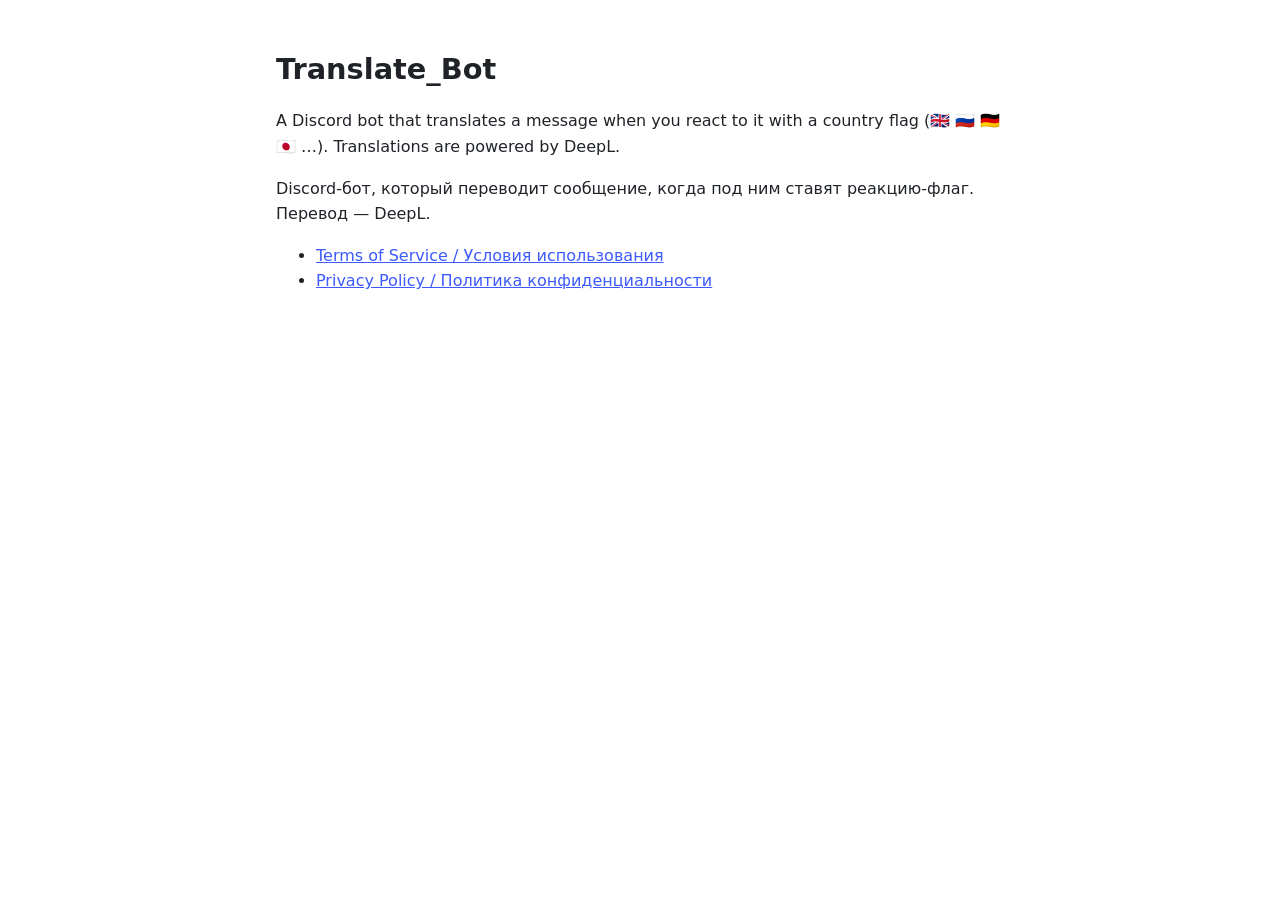
<file: index.html>
<!doctype html>
<html lang="en">
<head>
<meta charset="utf-8">
<meta name="viewport" content="width=device-width, initial-scale=1">
<title>Translate_Bot</title>
<link rel="stylesheet" href="style.css">
</head>
<body>
<main>
<h1>Translate_Bot</h1>
<p>A Discord bot that translates a message when you react to it with a country flag (🇬🇧 🇷🇺 🇩🇪 🇯🇵 …). Translations are powered by DeepL.</p>
<p>Discord-бот, который переводит сообщение, когда под ним ставят реакцию-флаг. Перевод — DeepL.</p>
<ul>
  <li><a href="terms.html">Terms of Service / Условия использования</a></li>
  <li><a href="privacy.html">Privacy Policy / Политика конфиденциальности</a></li>
</ul>
</main>
</body>
</html>
</file>
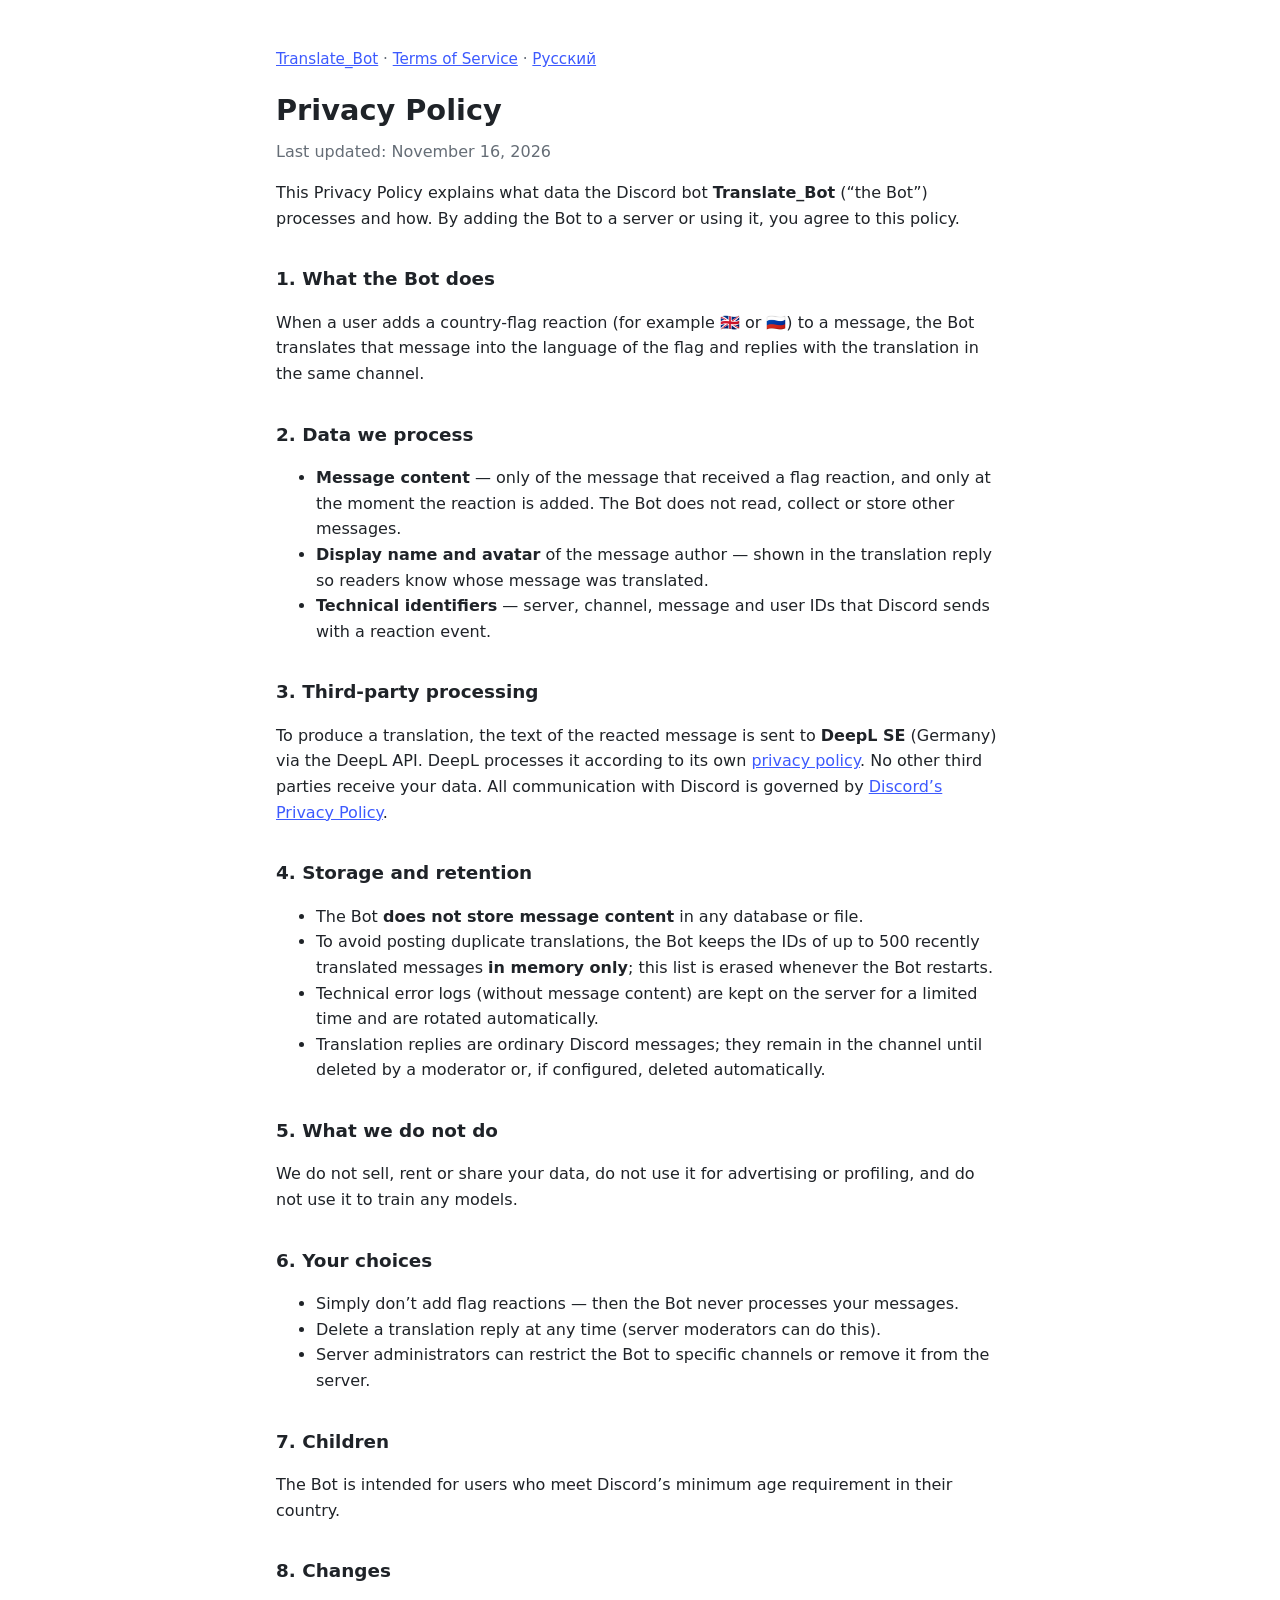
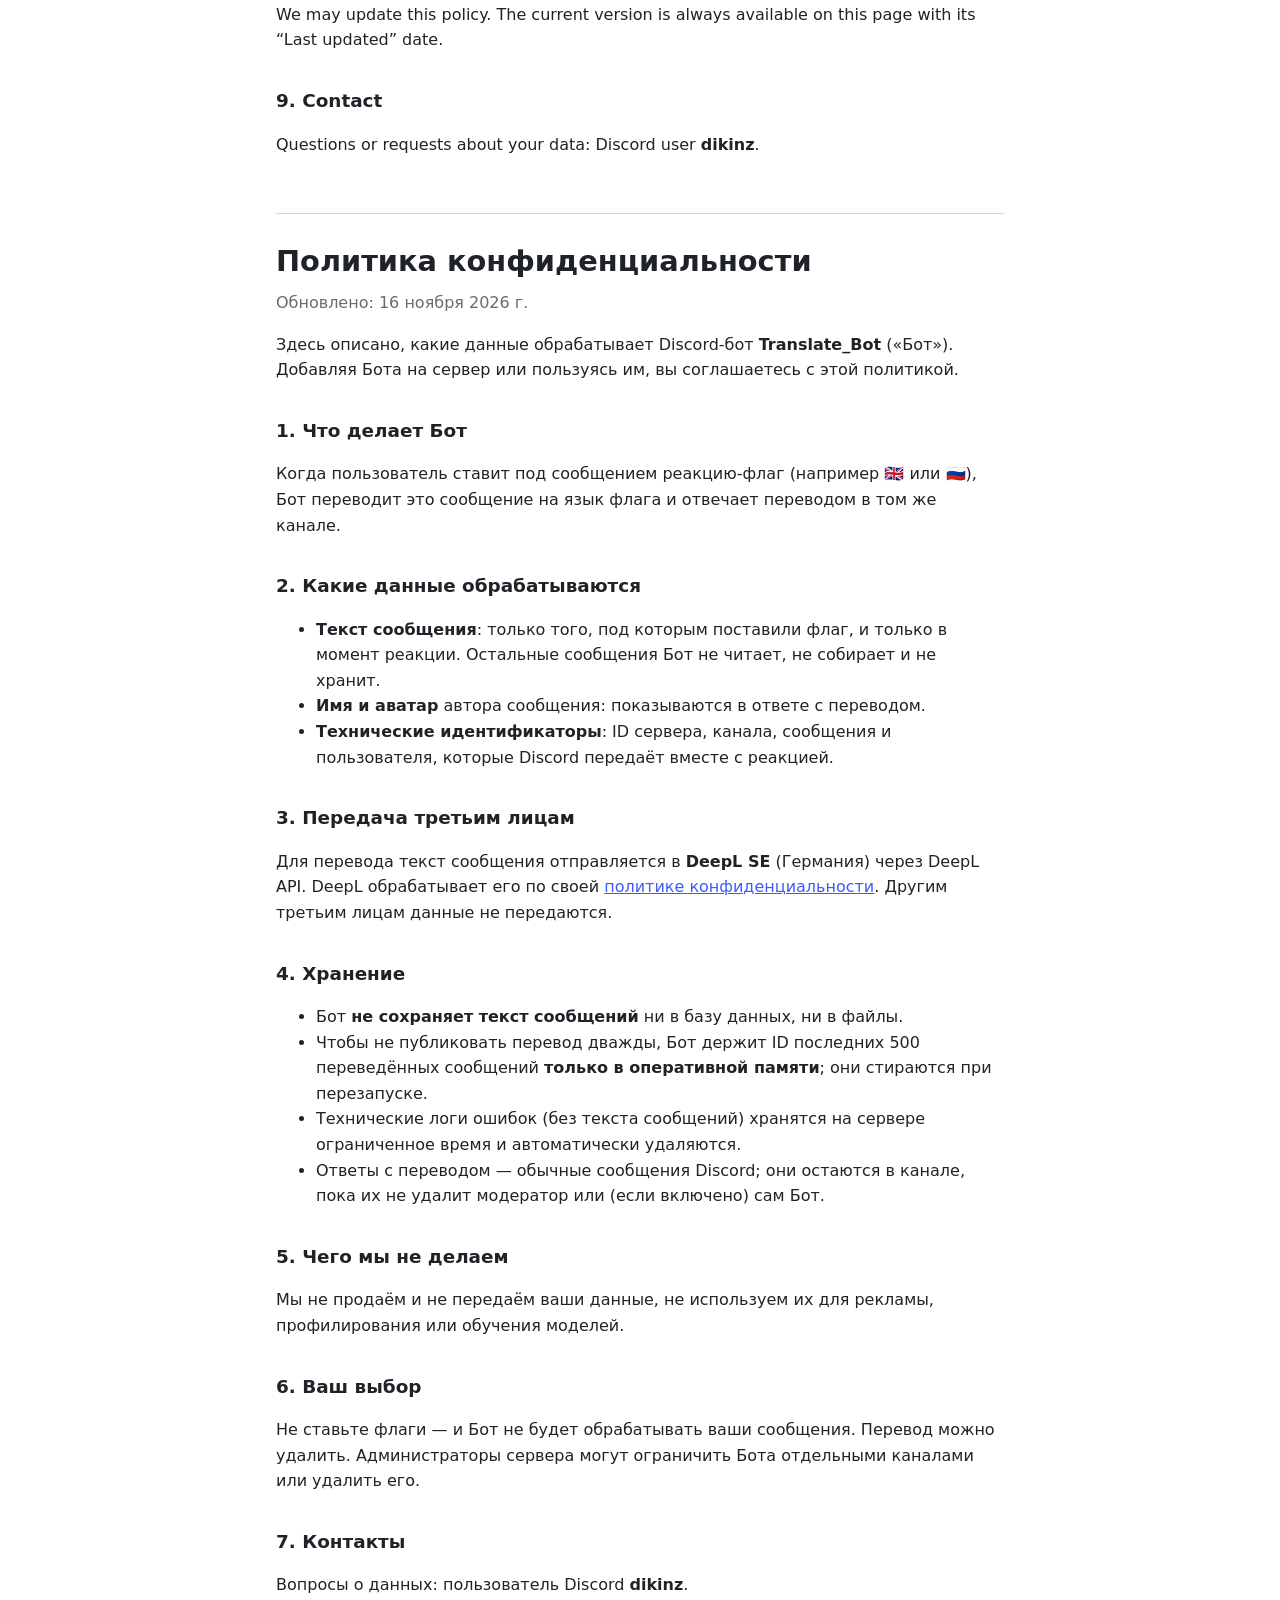
<file: privacy.html>
<!doctype html>
<html lang="en">
<head>
<meta charset="utf-8">
<meta name="viewport" content="width=device-width, initial-scale=1">
<title>Translate_Bot — Privacy Policy</title>
<link rel="stylesheet" href="style.css">
</head>
<body>
<main>
<p class="nav"><a href="index.html">Translate_Bot</a> · <a href="terms.html">Terms of Service</a> · <a href="#ru">Русский</a></p>

<h1>Privacy Policy</h1>
<p class="muted">Last updated: November 16, 2026</p>

<p>This Privacy Policy explains what data the Discord bot <strong>Translate_Bot</strong> (“the Bot”) processes and how. By adding the Bot to a server or using it, you agree to this policy.</p>

<h2>1. What the Bot does</h2>
<p>When a user adds a country-flag reaction (for example 🇬🇧 or 🇷🇺) to a message, the Bot translates that message into the language of the flag and replies with the translation in the same channel.</p>

<h2>2. Data we process</h2>
<ul>
  <li><strong>Message content</strong> — only of the message that received a flag reaction, and only at the moment the reaction is added. The Bot does not read, collect or store other messages.</li>
  <li><strong>Display name and avatar</strong> of the message author — shown in the translation reply so readers know whose message was translated.</li>
  <li><strong>Technical identifiers</strong> — server, channel, message and user IDs that Discord sends with a reaction event.</li>
</ul>

<h2>3. Third-party processing</h2>
<p>To produce a translation, the text of the reacted message is sent to <strong>DeepL SE</strong> (Germany) via the DeepL API. DeepL processes it according to its own <a href="https://www.deepl.com/privacy">privacy policy</a>. No other third parties receive your data. All communication with Discord is governed by <a href="https://discord.com/privacy">Discord’s Privacy Policy</a>.</p>

<h2>4. Storage and retention</h2>
<ul>
  <li>The Bot <strong>does not store message content</strong> in any database or file.</li>
  <li>To avoid posting duplicate translations, the Bot keeps the IDs of up to 500 recently translated messages <strong>in memory only</strong>; this list is erased whenever the Bot restarts.</li>
  <li>Technical error logs (without message content) are kept on the server for a limited time and are rotated automatically.</li>
  <li>Translation replies are ordinary Discord messages; they remain in the channel until deleted by a moderator or, if configured, deleted automatically.</li>
</ul>

<h2>5. What we do not do</h2>
<p>We do not sell, rent or share your data, do not use it for advertising or profiling, and do not use it to train any models.</p>

<h2>6. Your choices</h2>
<ul>
  <li>Simply don’t add flag reactions — then the Bot never processes your messages.</li>
  <li>Delete a translation reply at any time (server moderators can do this).</li>
  <li>Server administrators can restrict the Bot to specific channels or remove it from the server.</li>
</ul>

<h2>7. Children</h2>
<p>The Bot is intended for users who meet Discord’s minimum age requirement in their country.</p>

<h2>8. Changes</h2>
<p>We may update this policy. The current version is always available on this page with its “Last updated” date.</p>

<h2>9. Contact</h2>
<p>Questions or requests about your data: Discord user <strong>dikinz</strong>.</p>

<hr id="ru">

<h1>Политика конфиденциальности</h1>
<p class="muted">Обновлено: 16 ноября 2026 г.</p>

<p>Здесь описано, какие данные обрабатывает Discord-бот <strong>Translate_Bot</strong> («Бот»). Добавляя Бота на сервер или пользуясь им, вы соглашаетесь с этой политикой.</p>

<h2>1. Что делает Бот</h2>
<p>Когда пользователь ставит под сообщением реакцию-флаг (например 🇬🇧 или 🇷🇺), Бот переводит это сообщение на язык флага и отвечает переводом в том же канале.</p>

<h2>2. Какие данные обрабатываются</h2>
<ul>
  <li><strong>Текст сообщения</strong>: только того, под которым поставили флаг, и только в момент реакции. Остальные сообщения Бот не читает, не собирает и не хранит.</li>
  <li><strong>Имя и аватар</strong> автора сообщения: показываются в ответе с переводом.</li>
  <li><strong>Технические идентификаторы</strong>: ID сервера, канала, сообщения и пользователя, которые Discord передаёт вместе с реакцией.</li>
</ul>

<h2>3. Передача третьим лицам</h2>
<p>Для перевода текст сообщения отправляется в <strong>DeepL SE</strong> (Германия) через DeepL API. DeepL обрабатывает его по своей <a href="https://www.deepl.com/privacy">политике конфиденциальности</a>. Другим третьим лицам данные не передаются.</p>

<h2>4. Хранение</h2>
<ul>
  <li>Бот <strong>не сохраняет текст сообщений</strong> ни в базу данных, ни в файлы.</li>
  <li>Чтобы не публиковать перевод дважды, Бот держит ID последних 500 переведённых сообщений <strong>только в оперативной памяти</strong>; они стираются при перезапуске.</li>
  <li>Технические логи ошибок (без текста сообщений) хранятся на сервере ограниченное время и автоматически удаляются.</li>
  <li>Ответы с переводом — обычные сообщения Discord; они остаются в канале, пока их не удалит модератор или (если включено) сам Бот.</li>
</ul>

<h2>5. Чего мы не делаем</h2>
<p>Мы не продаём и не передаём ваши данные, не используем их для рекламы, профилирования или обучения моделей.</p>

<h2>6. Ваш выбор</h2>
<p>Не ставьте флаги — и Бот не будет обрабатывать ваши сообщения. Перевод можно удалить. Администраторы сервера могут ограничить Бота отдельными каналами или удалить его.</p>

<h2>7. Контакты</h2>
<p>Вопросы о данных: пользователь Discord <strong>dikinz</strong>.</p>
</main>
</body>
</html>
</file>
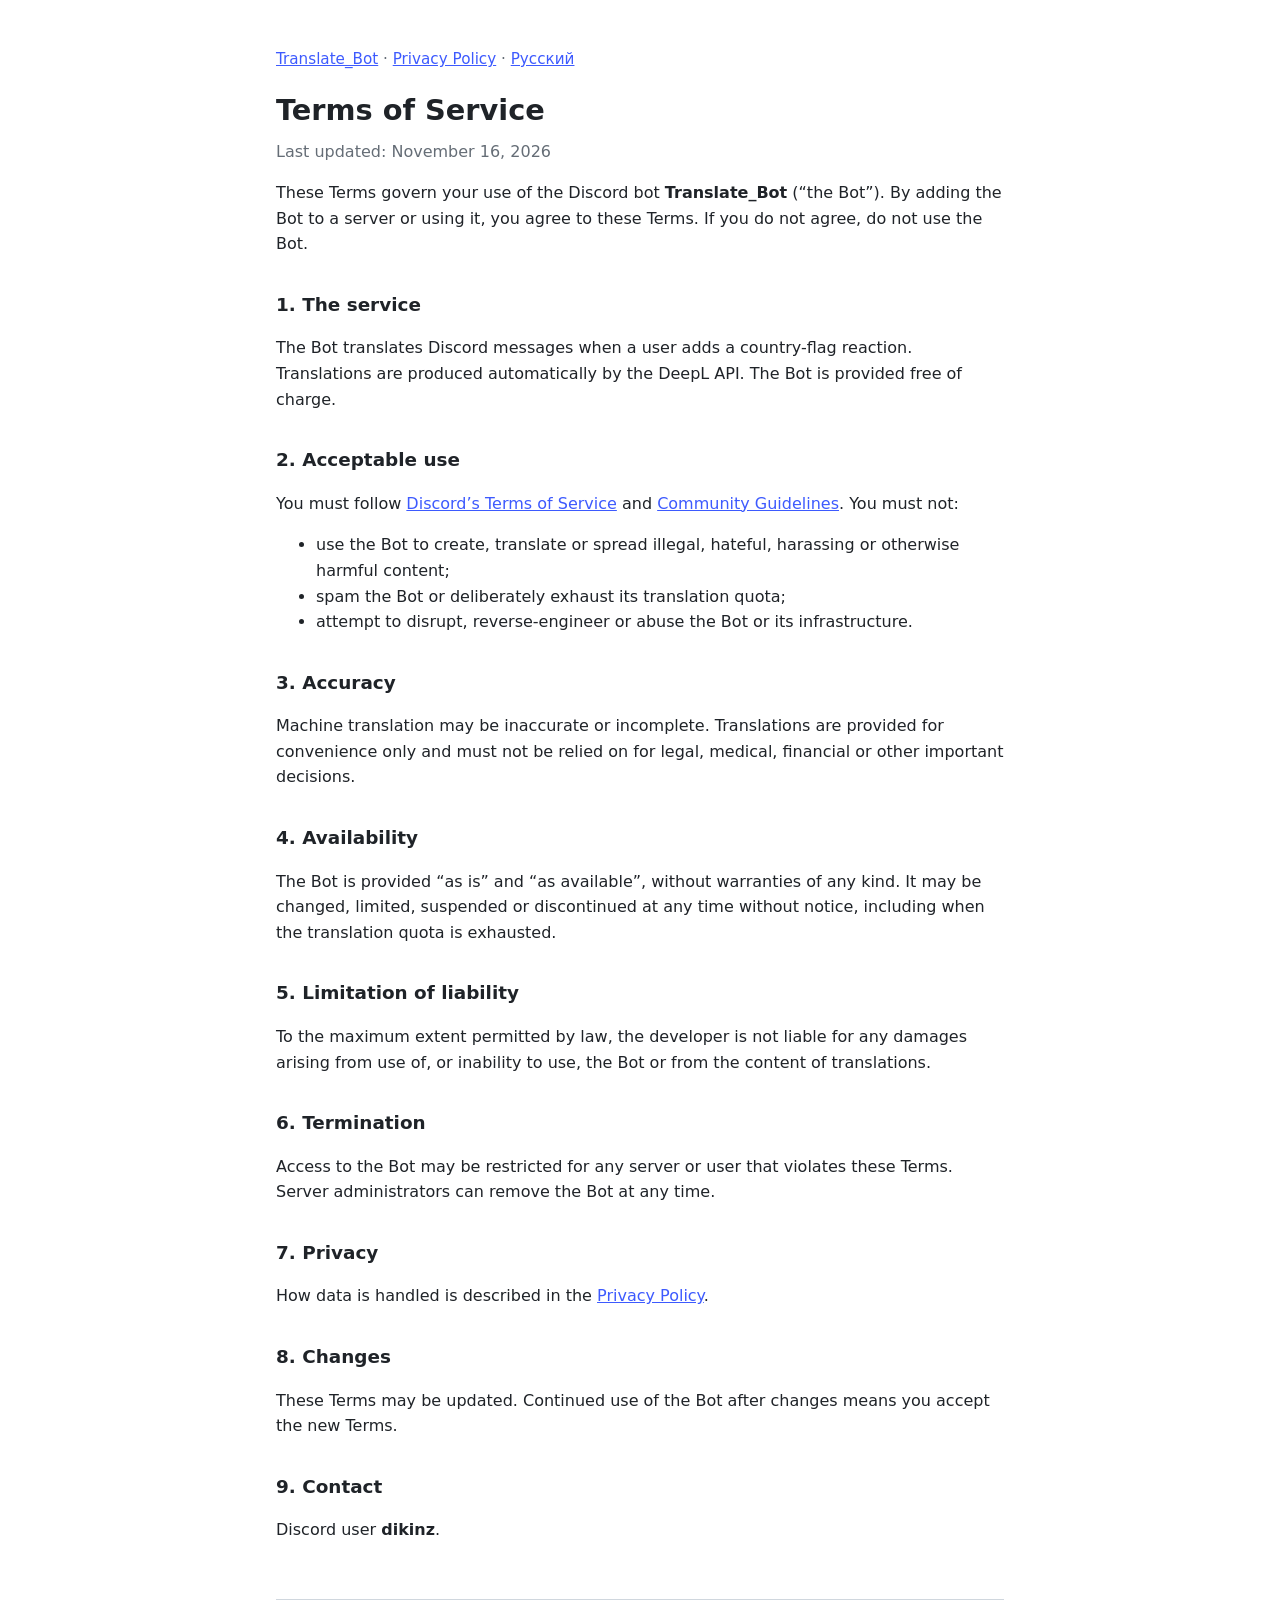
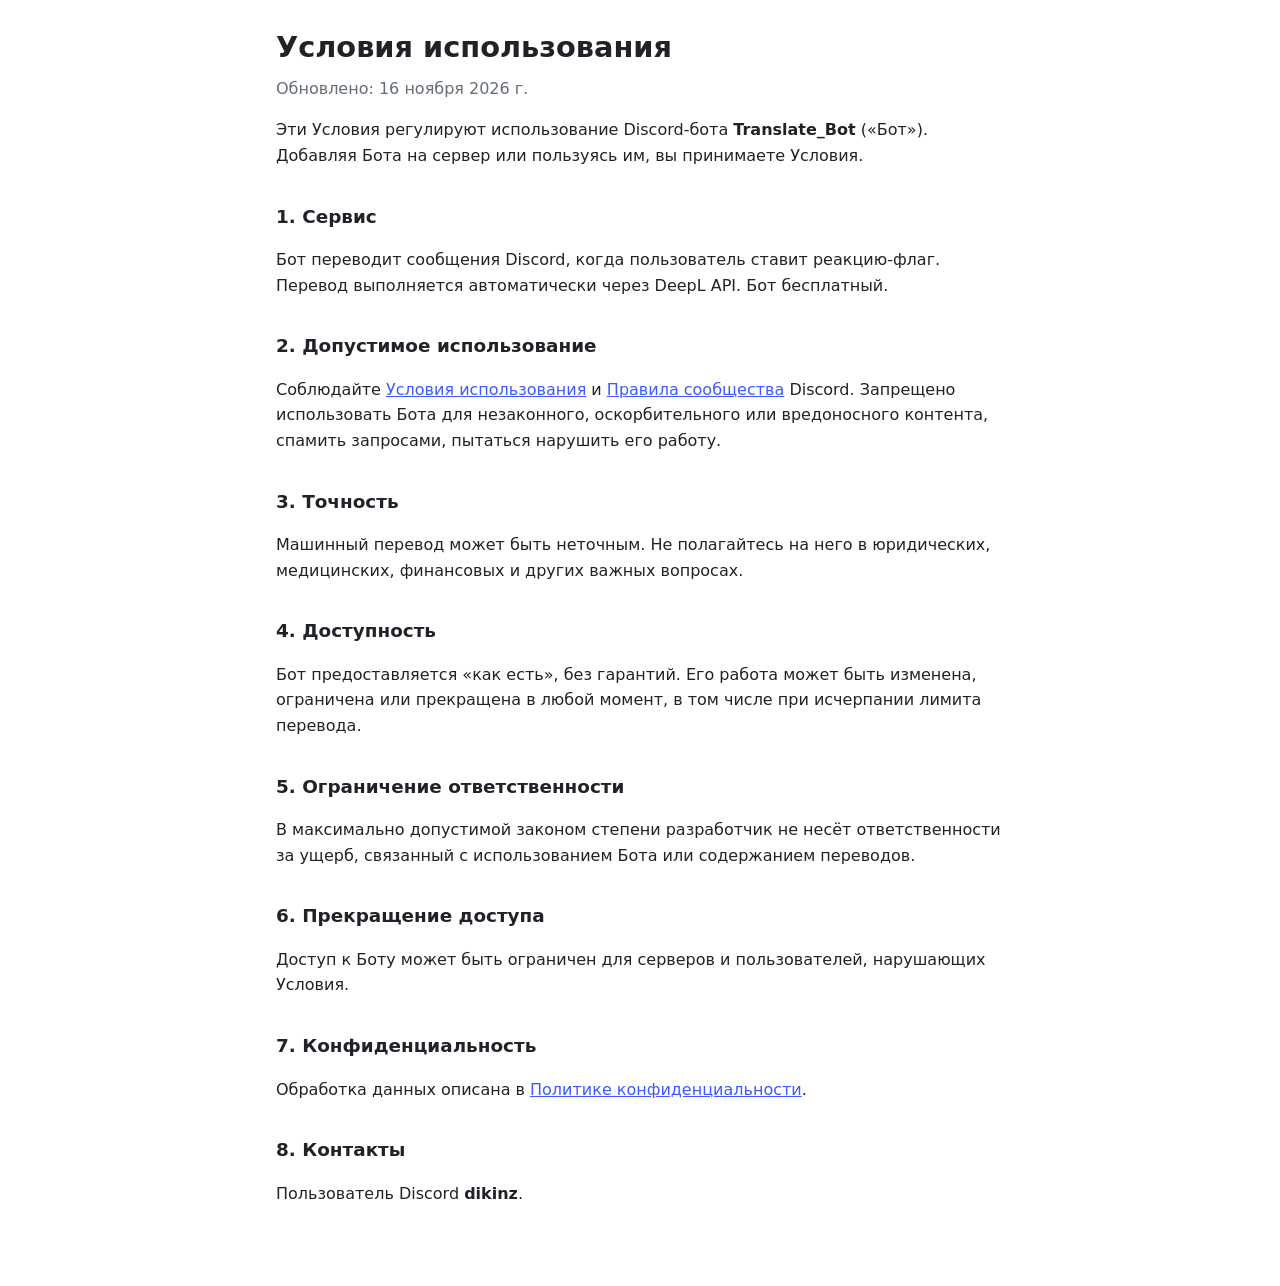
<file: terms.html>
<!doctype html>
<html lang="en">
<head>
<meta charset="utf-8">
<meta name="viewport" content="width=device-width, initial-scale=1">
<title>Translate_Bot — Terms of Service</title>
<link rel="stylesheet" href="style.css">
</head>
<body>
<main>
<p class="nav"><a href="index.html">Translate_Bot</a> · <a href="privacy.html">Privacy Policy</a> · <a href="#ru">Русский</a></p>

<h1>Terms of Service</h1>
<p class="muted">Last updated: November 16, 2026</p>

<p>These Terms govern your use of the Discord bot <strong>Translate_Bot</strong> (“the Bot”). By adding the Bot to a server or using it, you agree to these Terms. If you do not agree, do not use the Bot.</p>

<h2>1. The service</h2>
<p>The Bot translates Discord messages when a user adds a country-flag reaction. Translations are produced automatically by the DeepL API. The Bot is provided free of charge.</p>

<h2>2. Acceptable use</h2>
<p>You must follow <a href="https://discord.com/terms">Discord’s Terms of Service</a> and <a href="https://discord.com/guidelines">Community Guidelines</a>. You must not:</p>
<ul>
  <li>use the Bot to create, translate or spread illegal, hateful, harassing or otherwise harmful content;</li>
  <li>spam the Bot or deliberately exhaust its translation quota;</li>
  <li>attempt to disrupt, reverse-engineer or abuse the Bot or its infrastructure.</li>
</ul>

<h2>3. Accuracy</h2>
<p>Machine translation may be inaccurate or incomplete. Translations are provided for convenience only and must not be relied on for legal, medical, financial or other important decisions.</p>

<h2>4. Availability</h2>
<p>The Bot is provided “as is” and “as available”, without warranties of any kind. It may be changed, limited, suspended or discontinued at any time without notice, including when the translation quota is exhausted.</p>

<h2>5. Limitation of liability</h2>
<p>To the maximum extent permitted by law, the developer is not liable for any damages arising from use of, or inability to use, the Bot or from the content of translations.</p>

<h2>6. Termination</h2>
<p>Access to the Bot may be restricted for any server or user that violates these Terms. Server administrators can remove the Bot at any time.</p>

<h2>7. Privacy</h2>
<p>How data is handled is described in the <a href="privacy.html">Privacy Policy</a>.</p>

<h2>8. Changes</h2>
<p>These Terms may be updated. Continued use of the Bot after changes means you accept the new Terms.</p>

<h2>9. Contact</h2>
<p>Discord user <strong>dikinz</strong>.</p>

<hr id="ru">

<h1>Условия использования</h1>
<p class="muted">Обновлено: 16 ноября 2026 г.</p>

<p>Эти Условия регулируют использование Discord-бота <strong>Translate_Bot</strong> («Бот»). Добавляя Бота на сервер или пользуясь им, вы принимаете Условия.</p>

<h2>1. Сервис</h2>
<p>Бот переводит сообщения Discord, когда пользователь ставит реакцию-флаг. Перевод выполняется автоматически через DeepL API. Бот бесплатный.</p>

<h2>2. Допустимое использование</h2>
<p>Соблюдайте <a href="https://discord.com/terms">Условия использования</a> и <a href="https://discord.com/guidelines">Правила сообщества</a> Discord. Запрещено использовать Бота для незаконного, оскорбительного или вредоносного контента, спамить запросами, пытаться нарушить его работу.</p>

<h2>3. Точность</h2>
<p>Машинный перевод может быть неточным. Не полагайтесь на него в юридических, медицинских, финансовых и других важных вопросах.</p>

<h2>4. Доступность</h2>
<p>Бот предоставляется «как есть», без гарантий. Его работа может быть изменена, ограничена или прекращена в любой момент, в том числе при исчерпании лимита перевода.</p>

<h2>5. Ограничение ответственности</h2>
<p>В максимально допустимой законом степени разработчик не несёт ответственности за ущерб, связанный с использованием Бота или содержанием переводов.</p>

<h2>6. Прекращение доступа</h2>
<p>Доступ к Боту может быть ограничен для серверов и пользователей, нарушающих Условия.</p>

<h2>7. Конфиденциальность</h2>
<p>Обработка данных описана в <a href="privacy.html">Политике конфиденциальности</a>.</p>

<h2>8. Контакты</h2>
<p>Пользователь Discord <strong>dikinz</strong>.</p>
</main>
</body>
</html>
</file>
<file: style.css>
:root { --bg: #ffffff; --fg: #1f2328; --muted: #656d76; --link: #3d5afe; --line: #d0d7de; }
@media (prefers-color-scheme: dark) {
  :root { --bg: #16181d; --fg: #e6e8eb; --muted: #9aa1ab; --link: #8c9eff; --line: #30363d; }
}
* { box-sizing: border-box; }
body { margin: 0; background: var(--bg); color: var(--fg);
  font: 16px/1.6 system-ui, -apple-system, "Segoe UI", Roboto, sans-serif; }
main { max-width: 760px; margin: 0 auto; padding: 32px 16px 64px; }
h1 { font-size: 1.8rem; margin: 0.5em 0 0.2em; }
h2 { font-size: 1.15rem; margin-top: 1.8em; }
a { color: var(--link); }
.muted { color: var(--muted); margin-top: 0; }
.nav { font-size: 0.95rem; color: var(--muted); }
hr { border: 0; border-top: 1px solid var(--line); margin: 56px 0 24px; }
</file>
